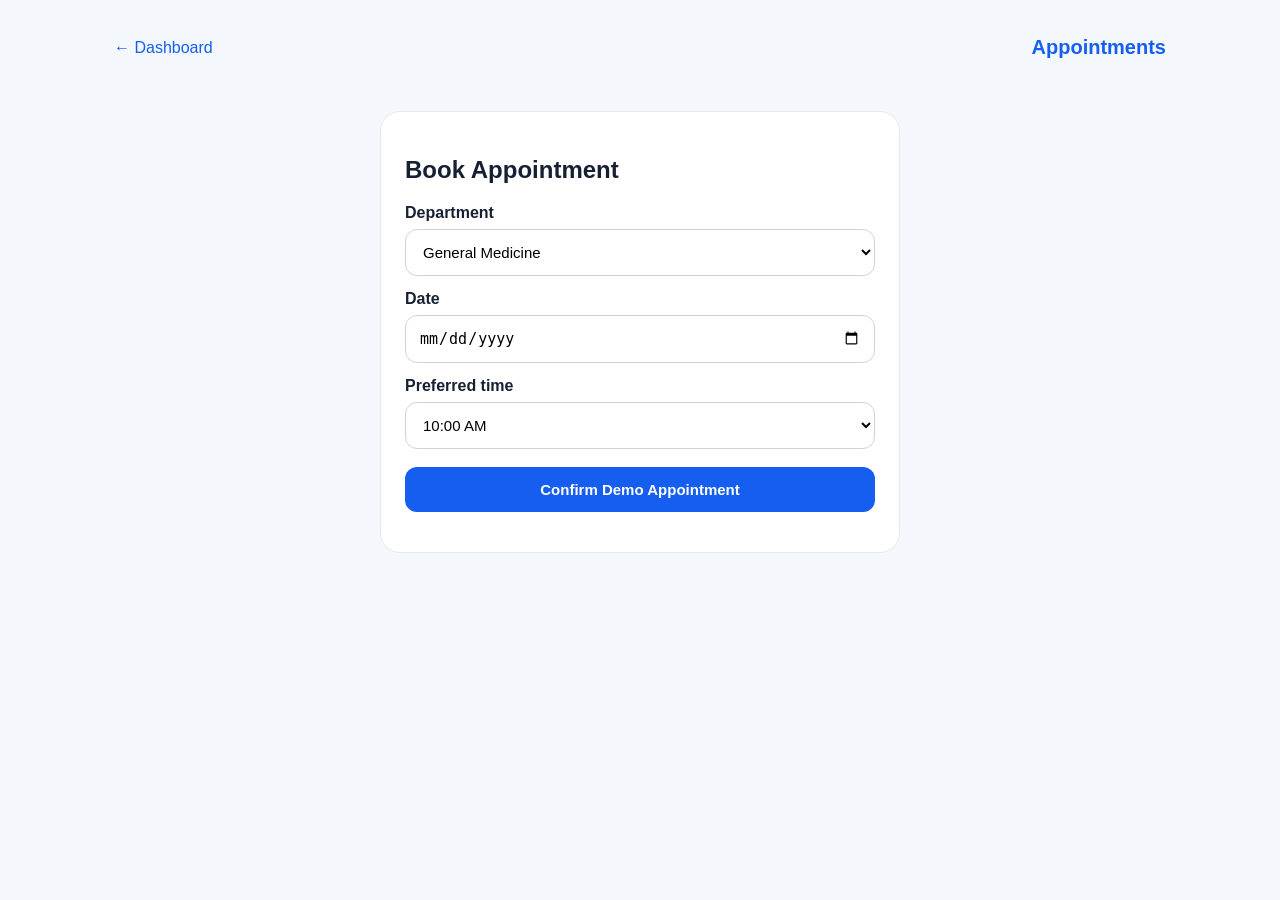
<file: appointments.html>
<!DOCTYPE html><html lang="en"><head>
<meta charset="UTF-8"><meta name="viewport" content="width=device-width,initial-scale=1"><title>Appointments - VITALIX</title><link rel="stylesheet" href="style.css"></head>
<body><main class="page"><header class="topbar"><a href="dashboard.html">← Dashboard</a><div class="brand">Appointments</div></header>
<section class="card form-card"><h1>Book Appointment</h1><label>Department</label><select id="dept"><option>General Medicine</option><option>Cardiology</option><option>Pediatrics</option></select>
<label>Date</label><input id="date" type="date"><label>Preferred time</label><select><option>10:00 AM</option><option>12:00 PM</option><option>4:00 PM</option></select>
<button onclick="bookAppointment()">Confirm Demo Appointment</button><p id="apptResult" class="success"></p></section></main>
<script>function bookAppointment(){document.getElementById('apptResult').textContent='Demo appointment request saved locally.'}</script></body></html>
</file>
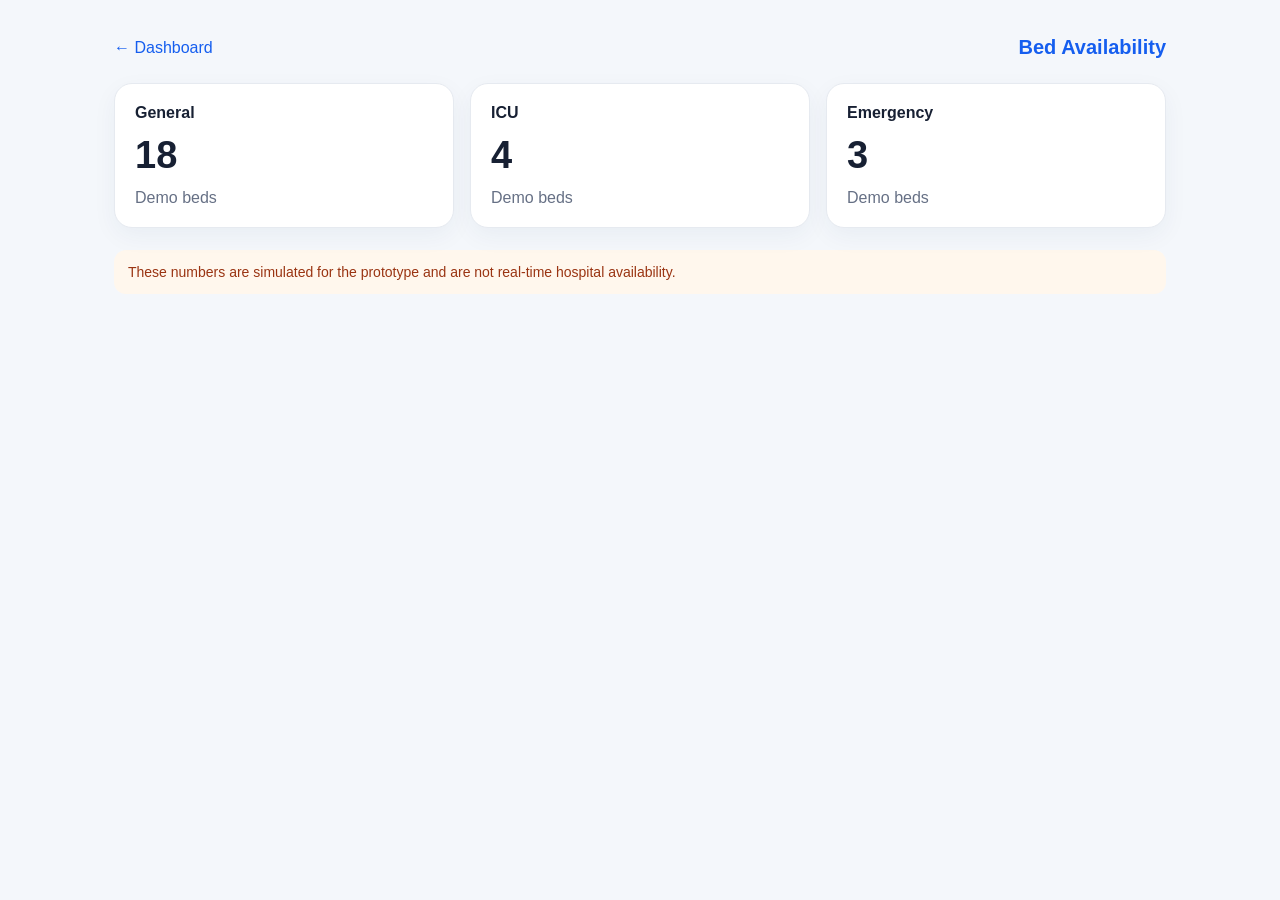
<file: beds.html>
<!DOCTYPE html><html lang="en"><head>
<meta charset="UTF-8"><meta name="viewport" content="width=device-width,initial-scale=1"><title>Beds - VITALIX</title><link rel="stylesheet" href="style.css"></head>
<body><main class="page"><header class="topbar"><a href="dashboard.html">← Dashboard</a><div class="brand">Bed Availability</div></header>
<div class="stats">
<div class="stat"><b>General</b><strong>18</strong><span>Demo beds</span></div>
<div class="stat"><b>ICU</b><strong>4</strong><span>Demo beds</span></div>
<div class="stat"><b>Emergency</b><strong>3</strong><span>Demo beds</span></div>
</div><p class="notice">These numbers are simulated for the prototype and are not real-time hospital availability.</p></main></body></html>
</file>
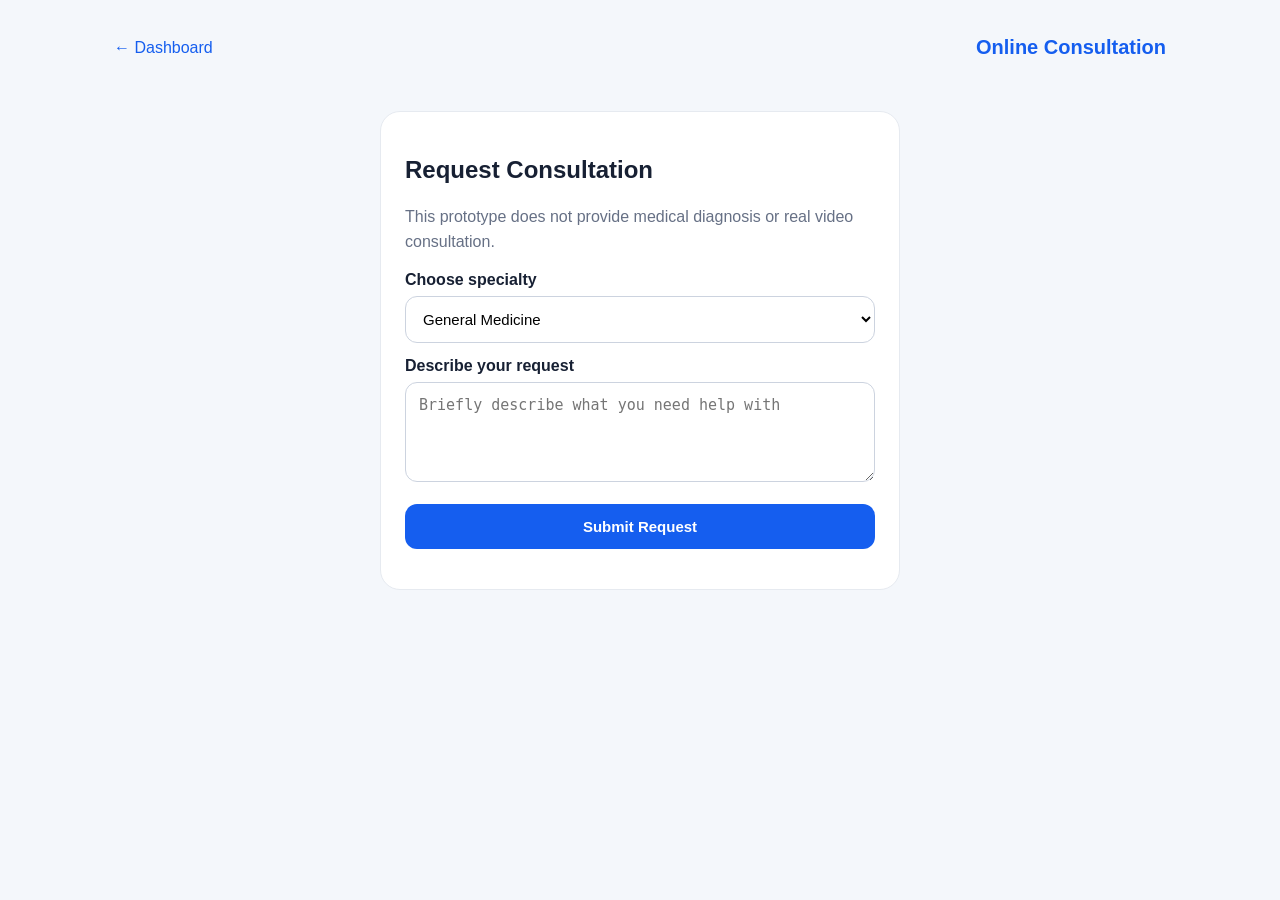
<file: consultation.html>
<!DOCTYPE html><html lang="en"><head>
<meta charset="UTF-8"><meta name="viewport" content="width=device-width,initial-scale=1"><title>Consultation - VITALIX</title><link rel="stylesheet" href="style.css"></head>
<body><main class="page"><header class="topbar"><a href="dashboard.html">← Dashboard</a><div class="brand">Online Consultation</div></header>
<section class="card form-card"><h1>Request Consultation</h1><p class="muted">This prototype does not provide medical diagnosis or real video consultation.</p>
<label>Choose specialty</label><select><option>General Medicine</option><option>Cardiology</option><option>Pediatrics</option></select>
<label>Describe your request</label><textarea placeholder="Briefly describe what you need help with"></textarea>
<button onclick="document.getElementById('msg').textContent='Demo consultation request submitted.'">Submit Request</button>
<p id="msg" class="success"></p></section></main></body></html>
</file>
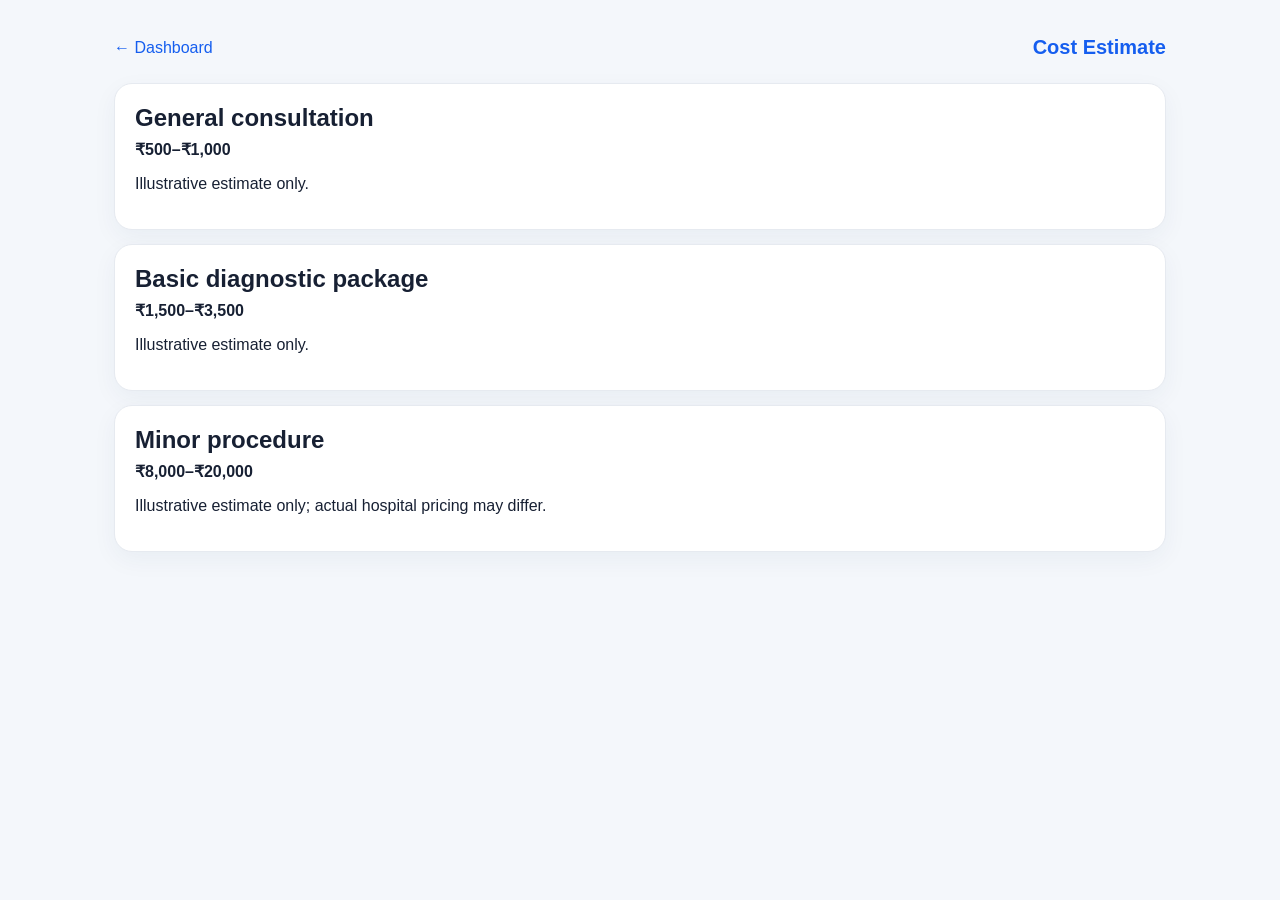
<file: cost.html>
<!DOCTYPE html><html lang="en"><head>
<meta charset="UTF-8"><meta name="viewport" content="width=device-width,initial-scale=1"><title>Cost - VITALIX</title><link rel="stylesheet" href="style.css"></head>
<body><main class="page"><header class="topbar"><a href="dashboard.html">← Dashboard</a><div class="brand">Cost Estimate</div></header>
<div class="list">
<div class="item"><h2>General consultation</h2><strong>₹500–₹1,000</strong><p>Illustrative estimate only.</p></div>
<div class="item"><h2>Basic diagnostic package</h2><strong>₹1,500–₹3,500</strong><p>Illustrative estimate only.</p></div>
<div class="item"><h2>Minor procedure</h2><strong>₹8,000–₹20,000</strong><p>Illustrative estimate only; actual hospital pricing may differ.</p></div>
</div></main></body></html>
</file>
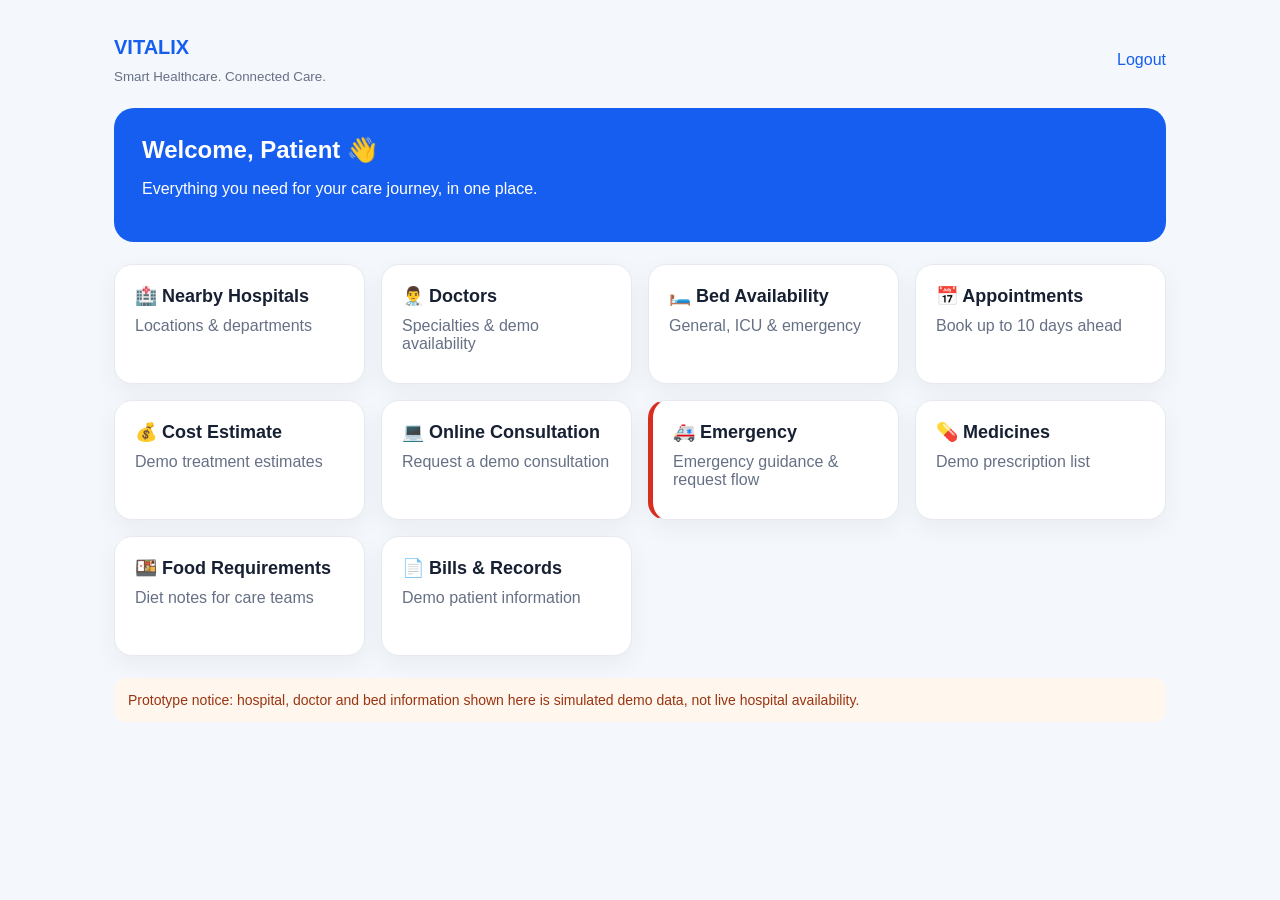
<file: dashboard.html>
<!DOCTYPE html>
<html lang="en"><head>
<meta charset="UTF-8"><meta name="viewport" content="width=device-width,initial-scale=1">
<title>Dashboard - VITALIX</title><link rel="stylesheet" href="style.css"></head>
<body><main class="page"><header class="topbar"><div><div class="brand">VITALIX</div><small>Smart Healthcare. Connected Care.</small></div><a href="index.html">Logout</a></header>
<section class="welcome-strip"><h1 id="welcomeName">Welcome 👋</h1><p>Everything you need for your care journey, in one place.</p></section>
<section class="grid">
<a class="feature" href="hospitals.html"><b>🏥 Nearby Hospitals</b><span>Locations & departments</span></a>
<a class="feature" href="doctors.html"><b>👨‍⚕️ Doctors</b><span>Specialties & demo availability</span></a>
<a class="feature" href="beds.html"><b>🛏️ Bed Availability</b><span>General, ICU & emergency</span></a>
<a class="feature" href="appointments.html"><b>📅 Appointments</b><span>Book up to 10 days ahead</span></a>
<a class="feature" href="cost.html"><b>💰 Cost Estimate</b><span>Demo treatment estimates</span></a>
<a class="feature" href="consultation.html"><b>💻 Online Consultation</b><span>Request a demo consultation</span></a>
<a class="feature emergency" href="emergency.html"><b>🚑 Emergency</b><span>Emergency guidance & request flow</span></a>
<div class="feature"><b>💊 Medicines</b><span>Demo prescription list</span></div>
<div class="feature"><b>🍱 Food Requirements</b><span>Diet notes for care teams</span></div>
<div class="feature"><b>📄 Bills & Records</b><span>Demo patient information</span></div>
</section>
<p class="notice">Prototype notice: hospital, doctor and bed information shown here is simulated demo data, not live hospital availability.</p>
</main><script>
const p=JSON.parse(localStorage.getItem('vitalixPatient')||'{}');
document.getElementById('welcomeName').textContent='Welcome, '+(p.name||'Patient')+' 👋';
</script></body></html>
</file>
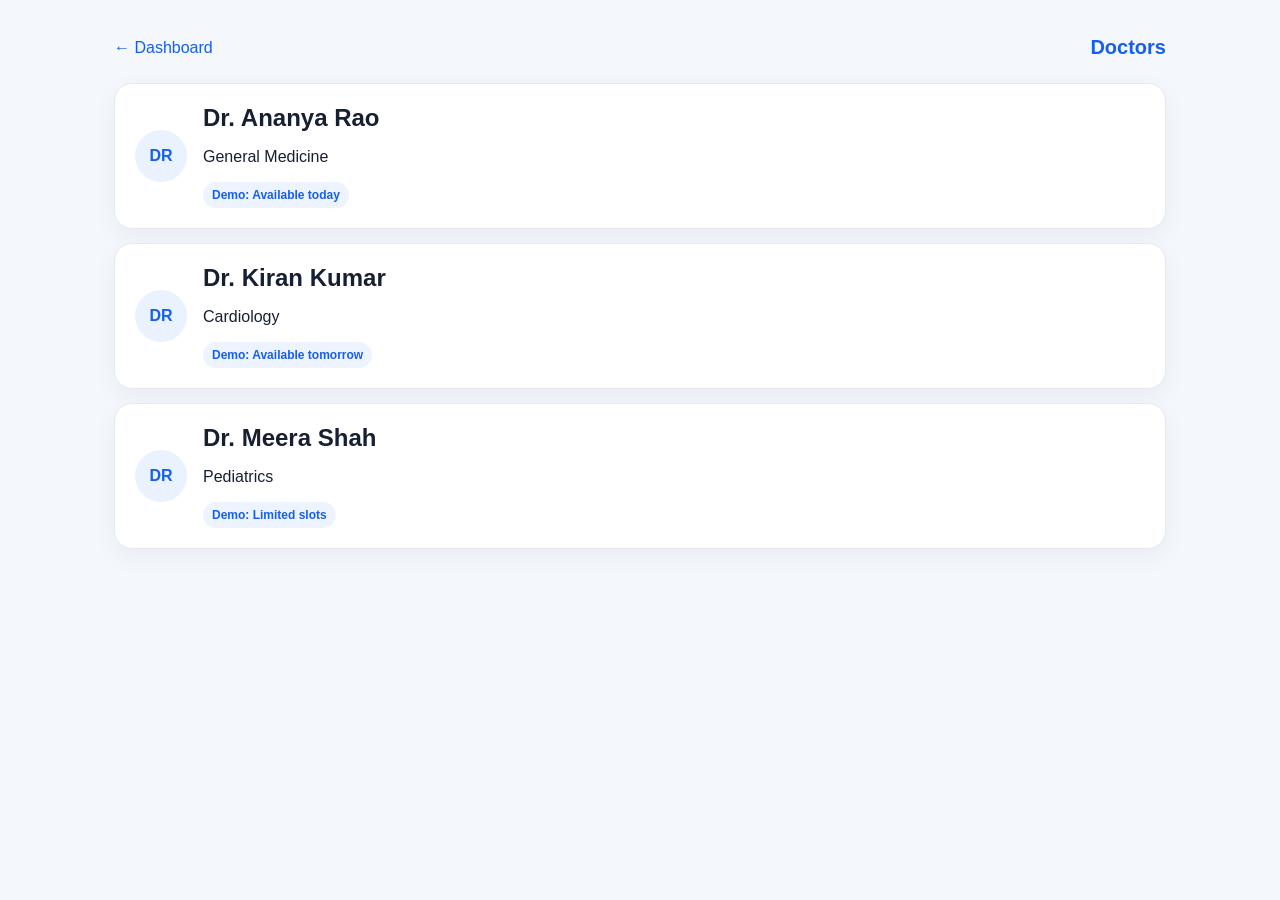
<file: doctors.html>
<!DOCTYPE html><html lang="en"><head>
<meta charset="UTF-8"><meta name="viewport" content="width=device-width,initial-scale=1"><title>Doctors - VITALIX</title><link rel="stylesheet" href="style.css"></head>
<body><main class="page"><header class="topbar"><a href="dashboard.html">← Dashboard</a><div class="brand">Doctors</div></header>
<div class="list">
<div class="item doctor"><div class="avatar">DR</div><div><h2>Dr. Ananya Rao</h2><p>General Medicine</p><span class="available">Demo: Available today</span></div></div>
<div class="item doctor"><div class="avatar">DR</div><div><h2>Dr. Kiran Kumar</h2><p>Cardiology</p><span class="available">Demo: Available tomorrow</span></div></div>
<div class="item doctor"><div class="avatar">DR</div><div><h2>Dr. Meera Shah</h2><p>Pediatrics</p><span class="available">Demo: Limited slots</span></div></div>
</div></main></body></html>
</file>
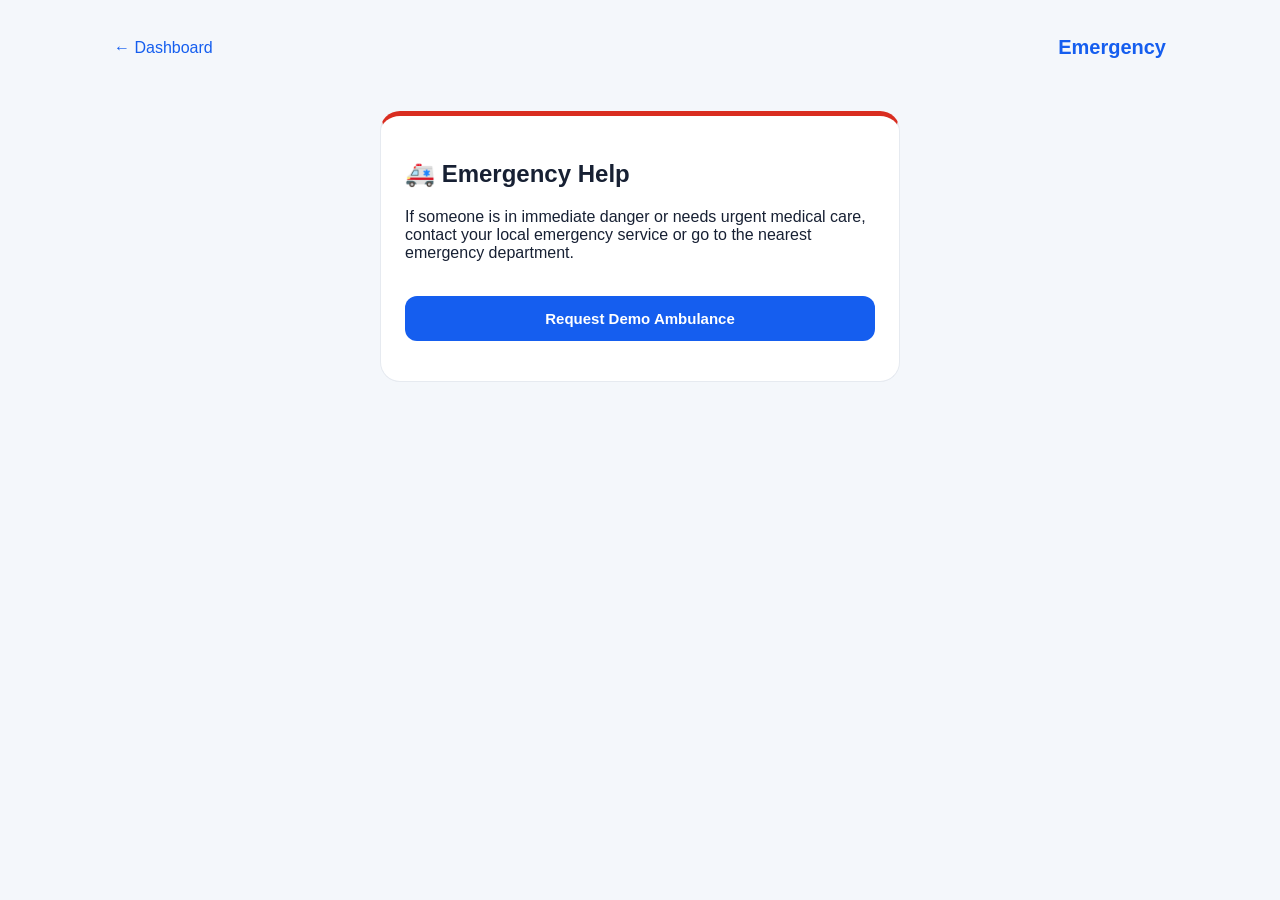
<file: emergency.html>
<!DOCTYPE html><html lang="en"><head>
<meta charset="UTF-8"><meta name="viewport" content="width=device-width,initial-scale=1"><title>Emergency - VITALIX</title><link rel="stylesheet" href="style.css"></head>
<body><main class="page"><header class="topbar"><a href="dashboard.html">← Dashboard</a><div class="brand">Emergency</div></header>
<section class="card emergency-card"><h1>🚑 Emergency Help</h1><p>If someone is in immediate danger or needs urgent medical care, contact your local emergency service or go to the nearest emergency department.</p>
<button onclick="document.getElementById('emsg').textContent='Demo emergency request created. No real ambulance has been dispatched.'">Request Demo Ambulance</button>
<p id="emsg" class="success"></p></section></main></body></html>
</file>
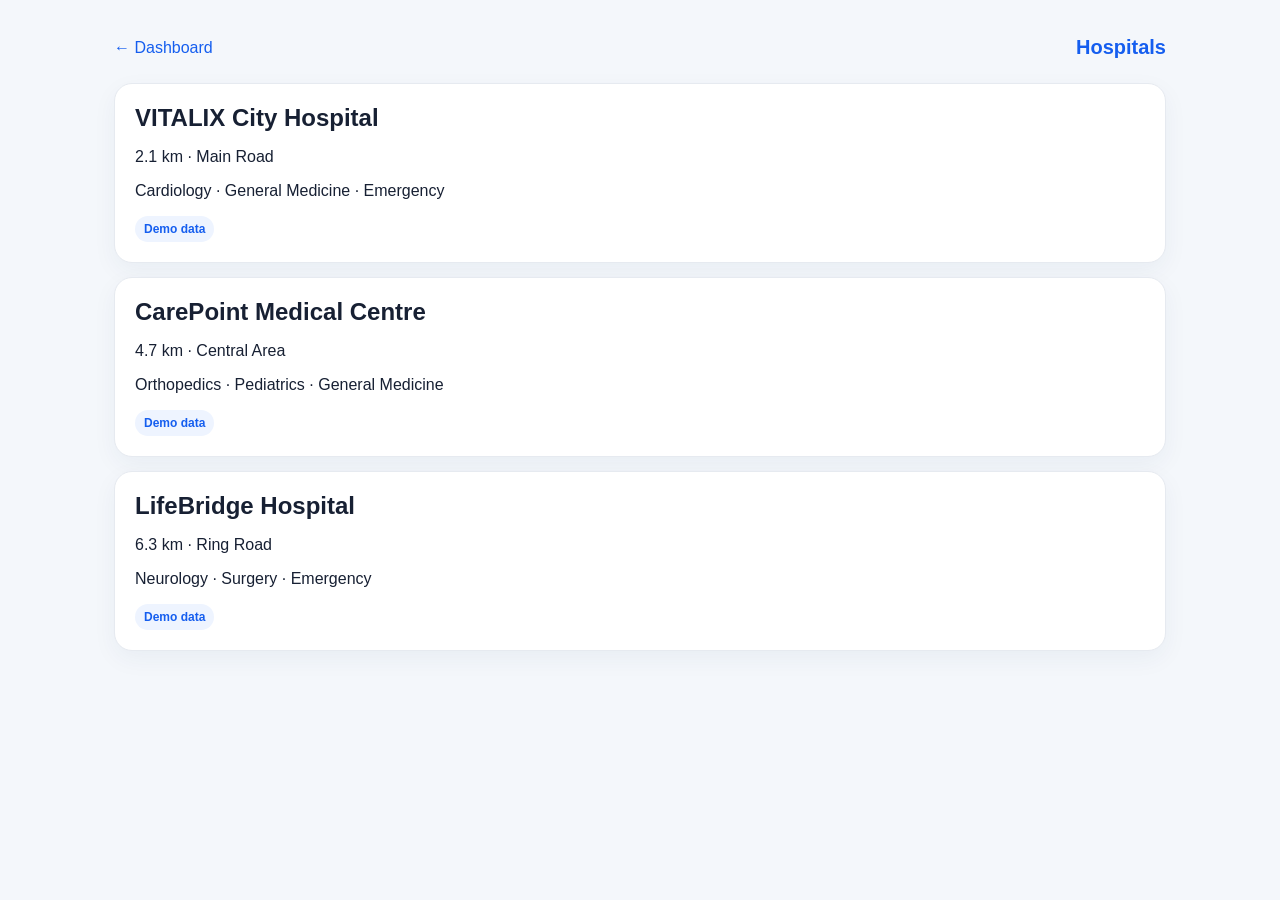
<file: hospitals.html>
<!DOCTYPE html><html lang="en"><head>
<meta charset="UTF-8"><meta name="viewport" content="width=device-width,initial-scale=1"><title>Hospitals - VITALIX</title><link rel="stylesheet" href="style.css"></head>
<body><main class="page"><header class="topbar"><a href="dashboard.html">← Dashboard</a><div class="brand">Hospitals</div></header>
<div class="list">
<div class="item"><h2>VITALIX City Hospital</h2><p>2.1 km · Main Road</p><p>Cardiology · General Medicine · Emergency</p><span class="badge">Demo data</span></div>
<div class="item"><h2>CarePoint Medical Centre</h2><p>4.7 km · Central Area</p><p>Orthopedics · Pediatrics · General Medicine</p><span class="badge">Demo data</span></div>
<div class="item"><h2>LifeBridge Hospital</h2><p>6.3 km · Ring Road</p><p>Neurology · Surgery · Emergency</p><span class="badge">Demo data</span></div>
</div></main></body></html>
</file>
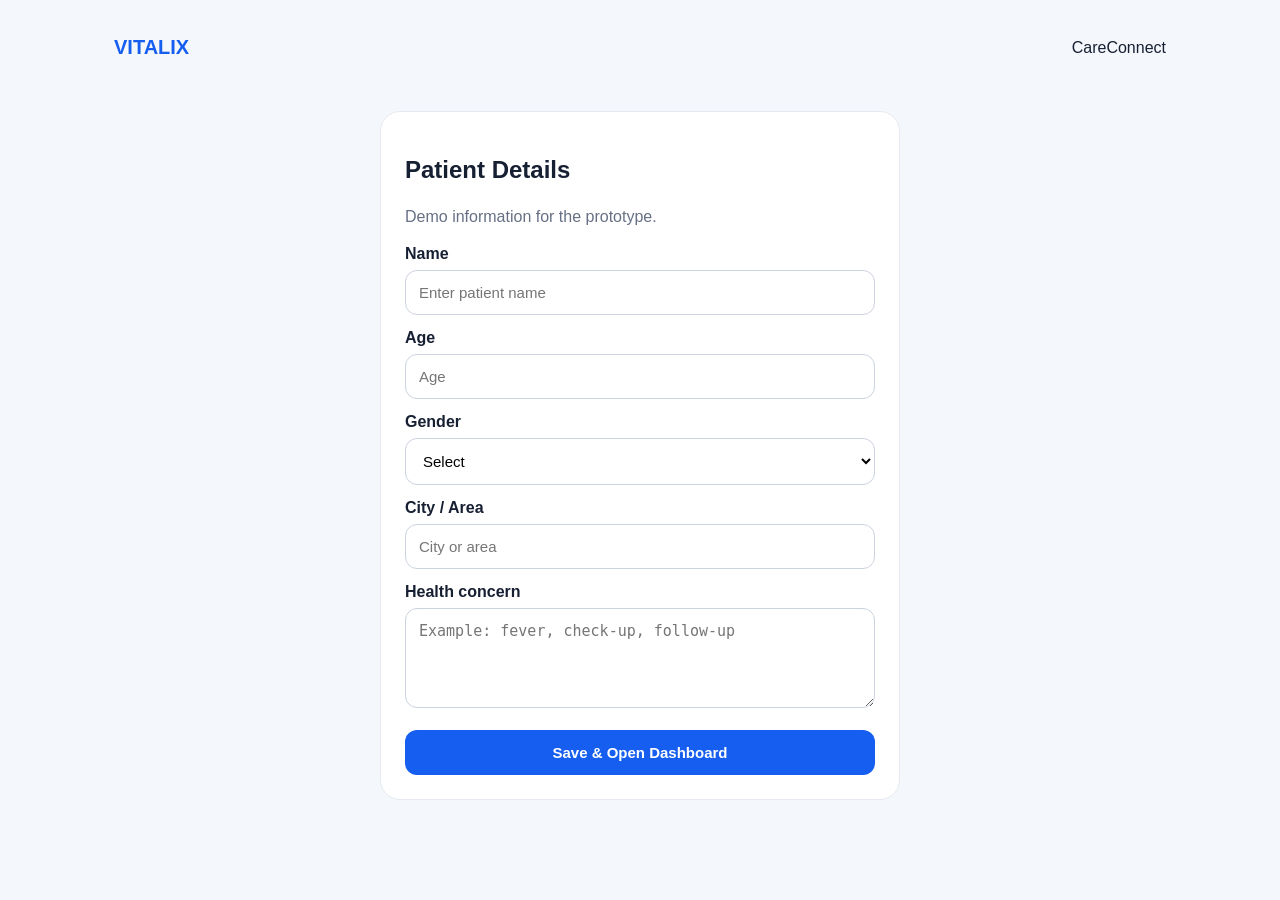
<file: patient-details.html>
<!DOCTYPE html>
<html lang="en"><head>
<meta charset="UTF-8"><meta name="viewport" content="width=device-width,initial-scale=1">
<title>Patient Details - VITALIX</title><link rel="stylesheet" href="style.css"></head>
<body><main class="page"><header class="topbar"><div class="brand">VITALIX</div><span>CareConnect</span></header>
<section class="card form-card"><h1>Patient Details</h1><p class="muted">Demo information for the prototype.</p>
<label>Name</label><input id="name" placeholder="Enter patient name">
<label>Age</label><input id="age" type="number" min="1" max="120" placeholder="Age">
<label>Gender</label><select id="gender"><option>Select</option><option>Female</option><option>Male</option><option>Other</option></select>
<label>City / Area</label><input id="city" placeholder="City or area">
<label>Health concern</label><textarea id="concern" placeholder="Example: fever, check-up, follow-up"></textarea>
<button onclick="savePatient()">Save & Open Dashboard</button>
</section></main><script src="script.js"></script></body></html>
</file>
<file: style.css>
*{box-sizing:border-box}body{margin:0;font-family:Arial,Helvetica,sans-serif;background:#f4f7fb;color:#172033}a{text-decoration:none;color:#155eef}.welcome{min-height:100vh;display:flex;align-items:center;justify-content:center;padding:24px;background:linear-gradient(135deg,#eaf2ff,#f8fbff)}.hero-card{width:min(900px,100%);background:white;border-radius:28px;padding:42px;box-shadow:0 18px 50px rgba(20,50,100,.12);text-align:center}.logo{width:72px;height:72px;border-radius:22px;background:#155eef;color:white;font-size:40px;font-weight:800;display:grid;place-items:center;margin:auto}.eyebrow{color:#155eef;font-weight:800;letter-spacing:3px;margin-bottom:8px}.hero-card h1{font-size:42px;margin:10px 0}.muted{color:#667085;line-height:1.6}.login-card,.card{max-width:520px;margin:28px auto 0;padding:24px;border:1px solid #e6eaf0;border-radius:20px;background:#fff;text-align:left}.login-card h2{margin-top:0}label{display:block;font-weight:700;margin:14px 0 7px}input,select,textarea{width:100%;padding:13px;border:1px solid #ccd3df;border-radius:12px;font-size:15px;background:white}textarea{min-height:100px;resize:vertical}button{width:100%;border:0;border-radius:12px;padding:14px;margin-top:18px;background:#155eef;color:white;font-weight:700;font-size:15px;cursor:pointer}button:hover{filter:brightness(.95)}small{display:block;margin-top:10px;color:#667085}.hidden{display:none}.page{max-width:1100px;margin:auto;padding:24px}.topbar{display:flex;justify-content:space-between;align-items:center;gap:16px;padding:12px 0 24px}.brand{font-weight:900;color:#155eef;font-size:20px}.welcome-strip{background:#155eef;color:white;border-radius:20px;padding:28px;margin-bottom:22px}.welcome-strip h1{margin:0 0 8px}.grid{display:grid;grid-template-columns:repeat(auto-fit,minmax(220px,1fr));gap:16px}.feature,.item,.stat{background:white;border:1px solid #e6eaf0;border-radius:18px;padding:20px;box-shadow:0 8px 24px rgba(20,50,100,.05)}.feature{display:block;color:#172033;min-height:120px}.feature b{display:block;font-size:18px;margin-bottom:10px}.feature span{color:#667085}.emergency{border-left:5px solid #d92d20}.notice{margin-top:22px;padding:14px;border-radius:12px;background:#fff7ed;color:#9a3412;font-size:14px}.list{display:grid;gap:14px}.item h2{margin:0 0 8px}.badge,.available{display:inline-block;padding:6px 9px;border-radius:999px;background:#eef4ff;color:#155eef;font-size:12px;font-weight:700}.doctor{display:flex;gap:16px;align-items:center}.avatar{width:52px;height:52px;border-radius:50%;background:#eaf2ff;color:#155eef;display:grid;place-items:center;font-weight:800}.stats{display:grid;grid-template-columns:repeat(auto-fit,minmax(180px,1fr));gap:16px}.stat strong{display:block;font-size:38px;margin:12px 0}.stat span{color:#667085}.success{color:#067647;font-weight:700;margin-top:14px}.emergency-card{border-top:5px solid #d92d20}@media(max-width:600px){.hero-card{padding:24px}.hero-card h1{font-size:32px}.page{padding:16px}}
</file>
